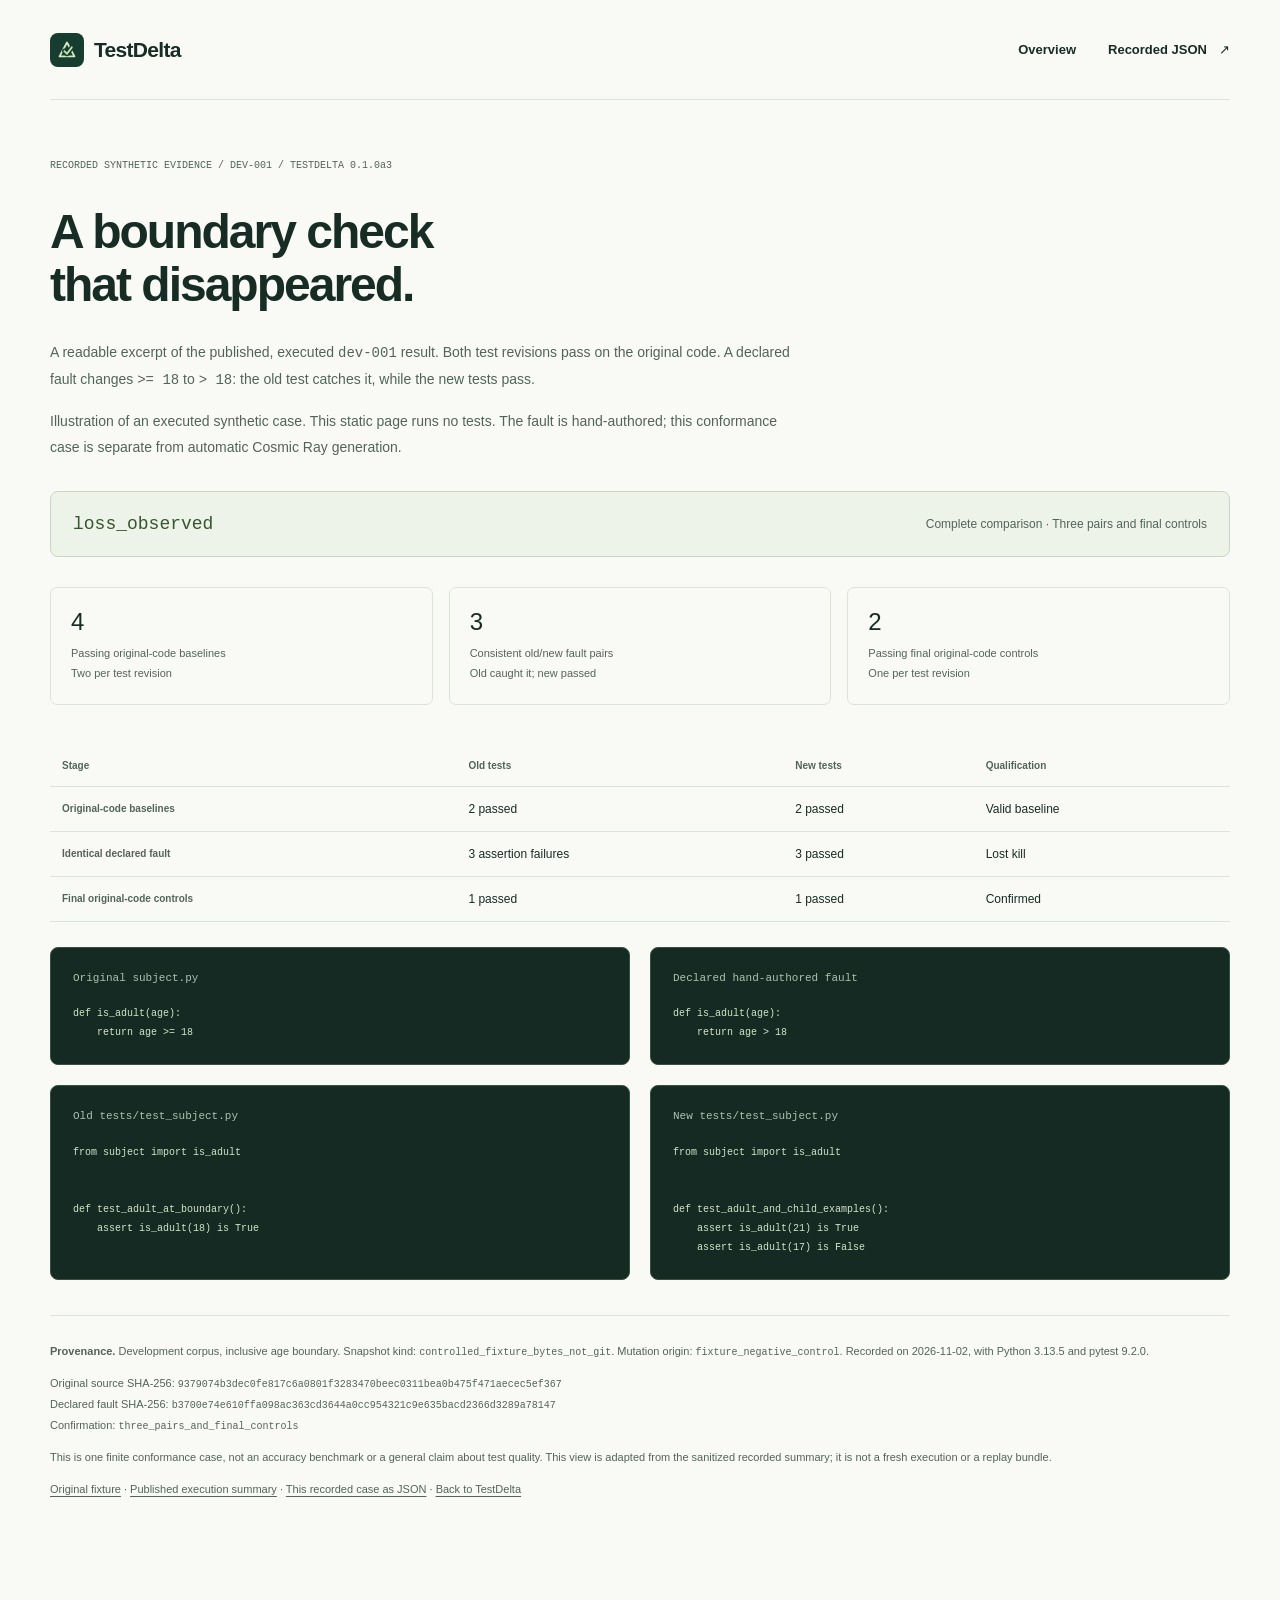
<file: site/report.html>
<!doctype html>
<html lang="en">
<head>
  <meta charset="utf-8">
  <meta name="viewport" content="width=device-width, initial-scale=1">
  <meta name="theme-color" content="#173c30">
  <meta name="robots" content="noindex">
  <meta name="description" content="Read the actual recorded dev-001 synthetic test comparison: passing baselines, three paired fault checks, and passing final controls.">
  <title>Recorded dev-001 evidence — TestDelta</title>
  <link rel="icon" href="assets/icon.svg" type="image/svg+xml">
  <link rel="stylesheet" href="styles.css">
</head>
<body>
  <a class="skip-link" href="#main">Skip to content</a>
  <header class="site-header wrap"><a class="brand" href="./"><img src="assets/icon.svg" alt="" width="34" height="34"><span>TestDelta</span></a><nav aria-label="Evidence navigation"><a href="./">Overview</a><a class="nav-repo" href="recorded-case.json">Recorded JSON <span aria-hidden="true">↗</span></a></nav></header>
  <main class="report-main wrap" id="main">
    <p class="report-topline">RECORDED SYNTHETIC EVIDENCE / DEV-001 / TESTDELTA 0.1.0a3</p>
    <h1>A boundary check<br>that disappeared.</h1>
    <p class="report-description">A readable excerpt of the published, executed <code>dev-001</code> result. Both test revisions pass on the original code. A declared fault changes <code>&gt;= 18</code> to <code>&gt; 18</code>: the old test catches it, while the new tests pass.</p>
    <p class="report-description">Illustration of an executed synthetic case. This static page runs no tests. The fault is hand-authored; this conformance case is separate from automatic Cosmic Ray generation.</p>
    <div class="report-verdict"><code>loss_observed</code><span>Complete comparison · Three pairs and final controls</span></div>
    <div class="report-metrics"><div><strong>4</strong><span>Passing original-code baselines<br>Two per test revision</span></div><div><strong>3</strong><span>Consistent old/new fault pairs<br>Old caught it; new passed</span></div><div><strong>2</strong><span>Passing final original-code controls<br>One per test revision</span></div></div>
    <table class="report-table"><caption class="visually-hidden">Recorded execution outcomes for dev-001</caption><thead><tr><th scope="col">Stage</th><th scope="col">Old tests</th><th scope="col">New tests</th><th scope="col">Qualification</th></tr></thead><tbody><tr><th scope="row">Original-code baselines</th><td>2 passed</td><td>2 passed</td><td>Valid baseline</td></tr><tr><th scope="row">Identical declared fault</th><td>3 assertion failures</td><td>3 passed</td><td>Lost kill</td></tr><tr><th scope="row">Final original-code controls</th><td>1 passed</td><td>1 passed</td><td>Confirmed</td></tr></tbody></table>
    <div class="report-code-grid"><section class="report-code-block"><h2>Original subject.py</h2><pre tabindex="0"><code>def is_adult(age):
    return age &gt;= 18
</code></pre></section>
<section class="report-code-block"><h2>Declared hand-authored fault</h2><pre tabindex="0"><code>def is_adult(age):
    return age &gt; 18
</code></pre></section>
<section class="report-code-block"><h2>Old tests/test_subject.py</h2><pre tabindex="0"><code>from subject import is_adult


def test_adult_at_boundary():
    assert is_adult(18) is True
</code></pre></section>
<section class="report-code-block"><h2>New tests/test_subject.py</h2><pre tabindex="0"><code>from subject import is_adult


def test_adult_and_child_examples():
    assert is_adult(21) is True
    assert is_adult(17) is False
</code></pre></section></div>
    <div class="report-provenance"><p><strong>Provenance.</strong> Development corpus, inclusive age boundary. Snapshot kind: <code>controlled_fixture_bytes_not_git</code>. Mutation origin: <code>fixture_negative_control</code>. Recorded on 2026-11-02, with Python 3.13.5 and pytest 9.2.0.</p><p>Original source SHA-256: <code>9379074b3dec0fe817c6a0801f3283470beec0311bea0b475f471aecec5ef367</code><br>Declared fault SHA-256: <code>b3700e74e610ffa098ac363cd3644a0cc954321c9e635bacd2366d3289a78147</code><br>Confirmation: <code>three_pairs_and_final_controls</code></p><p>This is one finite conformance case, not an accuracy benchmark or a general claim about test quality. This view is adapted from the sanitized recorded summary; it is not a fresh execution or a replay bundle.</p><p><a href="https://github.com/hyscodebase/testdelta/blob/dae67c6d6b44bc4d3ceda51b4188c6ad8801efee/corpus/development.json">Original fixture</a> · <a href="https://github.com/hyscodebase/testdelta/blob/dae67c6d6b44bc4d3ceda51b4188c6ad8801efee/evidence/corpus/development.json">Published execution summary</a> · <a href="recorded-case.json">This recorded case as JSON</a> · <a href="./">Back to TestDelta</a></p></div>
  </main>
</body>
</html>
</file>
<file: site/styles.css>
@charset "UTF-8";

:root{color-scheme:light;--paper:#f9faf6;--ink:#172c24;--muted:#52645a;--green:#245940;--mint:#bce5a3;--line:#dce3d9;--dark:#142a22;--dark-line:#355044;--warm:#e5bc78;--mono:"SFMono-Regular",Consolas,"Liberation Mono",monospace;--ease-out:cubic-bezier(.23,1,.32,1)}
*{box-sizing:border-box}
html{scroll-behavior:smooth;scroll-padding-top:32px}
body{margin:0;background:var(--paper);color:var(--ink);font-family:Inter,-apple-system,BlinkMacSystemFont,"Segoe UI",sans-serif;-webkit-font-smoothing:antialiased}
button,a{-webkit-tap-highlight-color:transparent}
button{font:inherit}
a{color:inherit;text-decoration:none}
button:focus-visible,a:focus-visible,pre:focus-visible,summary:focus-visible{outline:3px solid #4d855d;outline-offset:5px}
button{cursor:pointer}
button[hidden],[hidden]{display:none!important}
img{display:block;max-width:100%}
pre{margin:0;font-family:var(--mono);tab-size:2}
code{font-family:var(--mono)}
strong{font-weight:620}
::selection{background:#cae9bd;color:#142a22}
.wrap{width:min(1180px,calc(100% - 80px));margin-inline:auto}
.visually-hidden{position:absolute;width:1px;height:1px;padding:0;margin:-1px;overflow:hidden;clip:rect(0,0,0,0);white-space:nowrap;border:0}
.skip-link{position:fixed;left:20px;top:14px;z-index:10;padding:12px 20px;background:var(--ink);color:white;border-radius:8px;transform:translateY(-160%)}
.skip-link:focus{transform:translateY(0)}
.site-header{height:100px;display:flex;align-items:center;justify-content:space-between;border-bottom:1px solid var(--line)}
.brand{display:inline-flex;align-items:center;gap:10px;font-size:21px;font-weight:650;letter-spacing:-.7px}
.site-header nav{display:flex;align-items:center;gap:32px;font-size:13px;font-weight:550}
.site-header nav a{padding:12px 0}
.site-header nav a:hover,.text-link:hover,.site-footer a:hover{text-decoration:underline;text-underline-offset:5px}
.nav-repo{display:flex;gap:12px;align-items:center}
.hero{display:grid;grid-template-columns:.97fr 1.03fr;gap:74px;align-items:center;padding-top:80px;padding-bottom:82px}
.eyebrow{display:flex;align-items:center;gap:8px;margin:0 0 23px;color:var(--green);font-family:var(--mono);font-size:10px;line-height:1.6;font-weight:600;letter-spacing:1.4px;text-transform:uppercase}
.status-dot{width:6px;height:6px;border-radius:50%;background:#508347}
.eyebrow-divider{margin-inline:5px;color:#869284}
h1,h2,h3,p{margin-top:0}
h1{margin-bottom:27px;font-size:clamp(52px,5.25vw,72px);line-height:1.025;letter-spacing:-4px;font-weight:640}
.hero-question{display:block;margin-top:17px;color:#56715e;font-size:.65em;line-height:1.12;letter-spacing:-2.3px;font-weight:500}
.hero-description{max-width:430px;margin-bottom:30px;color:var(--muted);font-size:15px;line-height:1.8}
.hero-description strong{color:var(--ink)}
.hero-actions{display:flex;align-items:center;gap:23px;flex-wrap:wrap}
.button{display:inline-flex;align-items:center;justify-content:center;gap:21px;min-height:48px;padding:13px 19px;border:1px solid transparent;border-radius:7px;font-size:12px;font-weight:600;line-height:1.4;transition:transform 140ms var(--ease-out),opacity 140ms ease}
.button-primary{background:var(--green);color:#fff;box-shadow:0 1px 2px #172c2412}
.button:active{transform:scale(.97)}
.text-link{display:inline-flex;align-items:center;gap:12px;font-size:12px;font-weight:600;line-height:1.5}
.hero-footnote{margin-top:20px;margin-bottom:0;color:#6c786e;font-family:var(--mono);font-size:9px;line-height:1.6}
.hero-footnote span{margin-inline:8px}
.example{border:1px solid #284035;background:var(--dark);color:#e4ede5;border-radius:11px;box-shadow:0 20px 70px -35px #153b2870;overflow:hidden}
.example-titlebar{display:flex;align-items:center;gap:9px;padding:18px 19px;border-bottom:1px solid var(--dark-line);font-size:10px;font-weight:500;letter-spacing:.1px}
.file-mark{color:#aac2ac;font-size:16px}
.case-label{margin-left:auto;color:#b5c7b9;font-family:var(--mono);font-size:9px}
.source-heading{display:flex;align-items:center;justify-content:space-between;min-height:61px;padding:12px 19px;color:#a4b9a9;font-family:var(--mono);font-size:9px}
.source-toggle{display:flex;gap:2px;padding:3px;border:1px solid #42604b;border-radius:6px}
.source-toggle button{padding:5px 9px;border:0;border-radius:3px;background:transparent;color:#b6cbb9;font-family:inherit;font-size:8px;font-weight:500;line-height:1.3}
.source-toggle button[aria-pressed=true]{background:#d7e8cd;color:#173625}
.source-code{padding:2px 20px 14px;overflow-x:auto;font-size:12px;line-height:2.15}
.line-number{display:inline-block;width:24px;color:#668270;user-select:none}
.syntax-keyword{color:#b3c5e6}
.syntax-function{color:#d2e7b9}
.syntax-number{color:#e5c994}
.changed-token{display:inline-block;min-width:15px;padding-inline:3px;background:#6a5739;color:#ffdf9e;text-align:center;line-height:1.6;border-radius:3px}
.changed-token.original{background:#35573f;color:#dcf1cc}
.fault-explanation{display:flex;gap:8px;padding:4px 19px 20px;color:#c7b68d;font-family:var(--mono);font-size:8px;line-height:1.7}
.small-arrow{font-size:13px;line-height:1}
.test-comparison{display:grid;grid-template-columns:.9fr 1.1fr;border-top:1px solid var(--dark-line);border-bottom:1px solid var(--dark-line)}
.test-revision{min-width:0;padding:20px 18px 18px}
.test-revision+.test-revision{border-left:1px solid var(--dark-line)}
.code-label{margin:0 0 14px;color:#a8bfad;font-family:var(--mono);font-size:8px;font-weight:500;letter-spacing:1.3px;text-transform:uppercase}
.test-revision pre{min-height:45px;overflow-x:auto;font-size:8px;line-height:1.95;white-space:pre}
.test-status{display:flex;align-items:center;gap:5px;margin:15px 0 0;font-size:8px;font-weight:500;line-height:1.5}
.test-status span{font-size:12px;line-height:1}
.caught{color:#f2c58c}
.missed,.passed{color:#bedca7}
.recorded-result{display:flex;align-items:center;gap:10px;padding:20px 19px 16px}
.result-marker{height:27px;width:3px;background:#d7b779;border-radius:2px}
.recorded-result strong{display:block;color:#edd29e;font-family:var(--mono);font-size:11px;font-weight:500}
.recorded-result div>span{display:block;margin-top:6px;color:#a9c0ad;font-size:8px;line-height:1.5}
.recorded-result>a{margin-left:auto;align-self:stretch;display:grid;place-items:center;width:26px;border:1px solid #526a54;border-radius:5px;color:#c1d5b8;font-size:14px}
.illustration-note{margin:0;padding:0 19px 20px;color:#a6bcaa;font-size:8px;line-height:1.8}
.illustration-note a{color:#dce9d5;text-decoration:underline;text-underline-offset:3px}
.principles{display:flex;justify-content:space-between;gap:22px;padding-top:24px;padding-bottom:24px;border-top:1px solid var(--line);border-bottom:1px solid var(--line)}
.principles p{display:flex;align-items:center;gap:12px;margin:0;color:#4d6154;font-size:11px;font-weight:500;line-height:1.6}
.principles span{color:#85947e;font-family:var(--mono);font-size:9px}
.section{padding-block:104px}
.section-heading{display:flex;justify-content:space-between;gap:70px;align-items:flex-end;margin-bottom:48px}
.section-heading .eyebrow{margin-bottom:16px}
h2{margin-bottom:0;font-size:clamp(30px,3.1vw,43px);font-weight:550;line-height:1.14;letter-spacing:-1.8px}
.section-heading>p{max-width:350px;margin:0 0 2px;color:var(--muted);font-size:13px;line-height:1.8}
.steps{display:grid;grid-template-columns:repeat(3,minmax(0,1fr));gap:42px}
.step{padding-top:25px;border-top:1px solid #bfcdbb}
.step-number{color:#70866c;font-family:var(--mono);font-size:10px}
h3{font-size:16px;font-weight:600;line-height:1.5;letter-spacing:-.35px}
.step h3{margin-top:27px;margin-bottom:12px}
.step p{max-width:310px;margin-bottom:0;color:var(--muted);font-size:12px;line-height:1.85}
.evidence-section{padding-top:0}
.evidence-grid{display:grid;grid-template-columns:1fr 1fr;gap:22px}
.evidence-card{padding:30px;border:1px solid #d7e0d1;border-radius:10px;background:#f0f4eb}
.compatibility-card{background:#f8f6ef;border-color:#e4dfd0}
.card-topline{display:flex;justify-content:space-between;align-items:center;gap:10px}
.pill{padding:5px 7px;border:1px solid #c4d1bd;border-radius:4px;color:#4d6546;font-family:var(--mono);font-size:8px;font-weight:500;line-height:1.4}
.compatibility-card .pill{border-color:#d7ceb9;color:#6d5e3e}
.card-glyph{color:#7d8d77;font-size:19px}
.evidence-number{display:flex;align-items:baseline;gap:14px;margin-top:28px;margin-bottom:14px;font-size:70px;line-height:1;letter-spacing:-4px;font-weight:500;font-variant-numeric:tabular-nums}
.evidence-number>span{color:#607156;font-size:13px;font-weight:450;letter-spacing:0}
.evidence-card h3{margin-bottom:10px;font-size:20px;letter-spacing:-.6px}
.evidence-card>p:not(.evidence-number):not(.card-boundary){min-height:70px;margin-bottom:23px;color:var(--muted);font-size:12px;line-height:1.85}
.outcome-bar{display:flex;gap:3px;height:6px;margin-top:2px;overflow:hidden;border-radius:4px}
.outcome-bar span{display:block}
.bar-loss{width:34%;background:#56714b}
.bar-no-loss{width:34%;background:#b7cca3}
.bar-invalid{width:32%;background:#d9c797}
.outcome-legend{display:flex;flex-wrap:wrap;gap:18px;margin:12px 0 0;padding:0;list-style:none;color:#61705b;font-size:8px;line-height:1.5}
.outcome-legend li{display:flex;align-items:center;gap:5px}
.outcome-legend strong{color:#2d442c;font-weight:600}
.legend-dot{width:5px;height:5px;border-radius:50%}
.loss-dot{background:#56714b}.no-loss-dot{background:#b7cca3}.invalid-dot{background:#baa46e}
.compatibility-rows{margin-top:-3px}
.compatibility-rows>div{display:flex;align-items:center;justify-content:space-between;gap:10px;padding:9px 0;border-top:1px solid #e2dccd;color:#665e4b;font-size:10px}
.compatibility-rows>div:last-child{padding-bottom:0}
.inconclusive-label{padding:3px 5px;background:#ece4cf;border-radius:3px;color:#786744;font-family:var(--mono);font-size:8px}
.card-boundary{margin-top:22px;margin-bottom:22px;color:#6b7762;font-size:9px;line-height:1.7}
.compatibility-card .card-boundary{margin-top:18px;color:#7b715c}
.evidence-card .text-link{font-size:11px}
.evidence-aside{margin:20px 0 0;color:#687761;font-size:10px;line-height:1.9}
.evidence-aside a{white-space:nowrap;text-decoration:underline;text-underline-offset:3px}
.install-section{padding-block:78px;background:#173c30;color:#e9f0e4}
.install-layout{display:grid;grid-template-columns:.86fr 1.14fr;gap:84px;align-items:start}
.install-intro{padding-top:12px}
.install-intro .eyebrow{color:#bfd4b0}
.install-intro h2{font-size:42px;line-height:1.12;letter-spacing:-1.8px}
.install-intro>p:not(.eyebrow):not(.install-note){max-width:330px;margin-top:23px;margin-bottom:29px;color:#b4cabb;font-size:13px;line-height:1.9}
.manifest-example{padding:18px;border:1px solid #4a6854;border-radius:6px;background:#15372c}
.manifest-example .code-label{margin-bottom:13px;color:#9ebca6}
.manifest-example pre{overflow-x:auto;color:#d8e9ce;font-size:10px;line-height:1.9}
.install-note{margin:17px 0 23px;color:#b0c7b7;font-size:10px;line-height:1.8}
.install-note strong{color:#e2edda}
.install-intro>.text-link{font-size:11px;color:#dcebcf}
.installation-code{min-width:0;overflow:hidden;border:1px solid #4b6853;border-radius:9px;background:#112e24}
.install-tabs{display:flex;gap:21px;padding:0 18px;border-bottom:1px solid #3c5947}
.install-tabs button{position:relative;min-height:46px;padding:13px 0;border:0;background:none;color:#9fb6a6;font-size:10px;font-weight:500}
.install-tabs button[aria-selected=true]{color:#def0d0}
.install-tabs button[aria-selected=true]::after{position:absolute;content:"";height:2px;bottom:-1px;left:0;right:0;background:#c0dda5}
.snippet-heading{display:flex;align-items:center;justify-content:space-between;gap:15px;padding:16px 18px;color:#adc2ae;font-family:var(--mono);font-size:8px;line-height:1.5}
.copy-button{min-width:94px;min-height:29px;padding:5px 8px;border:1px solid #526e54;border-radius:4px;background:#244735;color:#d5e7c8;font-family:inherit;font-size:8px;font-weight:500}
.copy-button:active{transform:scale(.97)}
.workflow-code,.local-code{overflow:auto;max-height:440px;padding:4px 19px 19px;color:#d4e7c8;font-size:9px;line-height:1.9;scrollbar-width:thin;scrollbar-color:#70866b #193b2b}
.snippet-footnote{display:flex;align-items:center;gap:7px;margin:0;padding:13px 18px;border-top:1px solid #355240;color:#99b69e;font-size:8px;line-height:1.6}
.pin-symbol{font-size:15px;line-height:1}
.local-code{min-height:151px;font-size:10px;line-height:2.2}
.local-explanation{padding:20px;border-top:1px solid #355240;color:#b0c8b5;font-size:11px;line-height:1.9}
.local-explanation p:last-child{margin-bottom:0}
.local-explanation code{font-size:10px;color:#d7e9c9;overflow-wrap:anywhere}
.scope-section{display:grid;grid-template-columns:1fr 1fr;gap:80px;padding-block:87px;border-bottom:1px solid var(--line)}
.scope-section .eyebrow{margin-bottom:17px}
.scope-section h2{max-width:370px;font-size:34px;letter-spacing:-1.4px}
.scope-list{margin:0}
.scope-list>div{display:grid;grid-template-columns:120px 1fr;gap:25px;padding-block:18px;border-bottom:1px solid var(--line)}
.scope-list>div:first-child{padding-top:0}
.scope-list>div:last-child{padding-bottom:0;border-bottom:0}
.scope-list dt{font-size:11px;font-weight:600;line-height:1.7}
.scope-list dd{margin:0;color:var(--muted);font-size:11px;line-height:1.9}
.closing{text-align:center;padding-block:86px 90px}
.closing>img{margin:0 auto 26px}
.closing h2{font-size:40px;line-height:1.13;letter-spacing:-1.8px}
.closing>p{margin-top:19px;margin-bottom:25px;color:var(--muted);font-size:12px;line-height:1.8}
.closing-actions{display:flex;align-items:center;justify-content:center;gap:23px}
.site-footer{display:flex;justify-content:space-between;align-items:center;gap:20px;min-height:95px;border-top:1px solid var(--line)}
.site-footer .brand{gap:7px;font-size:15px;letter-spacing:-.6px}
.site-footer>p{margin:0;color:#798474;font-family:var(--mono);font-size:8px;line-height:1.7}
.site-footer>div{display:flex;gap:20px;color:#66735f;font-size:10px}
.report-main{padding-block:60px 90px}
.report-topline{margin-bottom:35px;color:var(--muted);font-family:var(--mono);font-size:10px}
.report-main h1{font-size:48px;line-height:1.1;letter-spacing:-2px}
.report-description{max-width:740px;color:var(--muted);font-size:14px;line-height:1.9}
.report-verdict{display:flex;align-items:center;justify-content:space-between;gap:20px;margin:30px 0;padding:22px;border:1px solid #c9d7c1;border-radius:8px;background:#edf3e8}
.report-verdict code{font-size:18px;color:#37552e}
.report-verdict span{font-size:12px;color:var(--muted)}
.report-metrics{display:grid;grid-template-columns:repeat(3,1fr);gap:16px;margin-bottom:40px}
.report-metrics>div{padding:20px;border:1px solid var(--line);border-radius:7px}
.report-metrics strong{display:block;font-size:24px;font-weight:500}
.report-metrics span{display:block;margin-top:8px;color:var(--muted);font-size:11px;line-height:1.8}
.report-code-grid{display:grid;grid-template-columns:1fr 1fr;gap:20px;margin-block:25px}
.report-code-block{min-width:0;padding:22px;border:1px solid #35523f;border-radius:8px;background:var(--dark);color:#d2e6c8}
.report-code-block h2{margin-bottom:17px;font-family:var(--mono);font-size:11px;letter-spacing:0;line-height:1.6;font-weight:400;color:#adc3ac}
.report-code-block pre{overflow-x:auto;font-size:10px;line-height:1.9}
.report-table{width:100%;border-collapse:collapse;margin-block:25px;font-size:12px;text-align:left}
.report-table th,.report-table td{padding:15px 12px;border-bottom:1px solid var(--line)}
.report-table th{font-size:10px;font-weight:600;color:var(--muted)}
.report-provenance{margin-top:35px;padding-top:25px;border-top:1px solid var(--line);color:var(--muted);font-size:11px;line-height:1.9}
.report-provenance code{font-size:10px;overflow-wrap:anywhere}
.report-provenance a{text-decoration:underline;text-underline-offset:3px}
@media(hover:hover) and (pointer:fine){.button:hover{opacity:.92;transform:translateY(-1px)}.button:active{transform:scale(.97)}.copy-button:hover{background:#31583f}.source-toggle button[aria-pressed=false]:hover{background:#2f4b37}.recorded-result>a:hover{background:#2f4b37}}
@media(min-width:1450px){.hero{gap:98px}}
@media(max-width:1100px){.wrap{width:calc(100% - 56px)}.hero{gap:38px;padding-top:60px}h1{font-size:58px;letter-spacing:-3.5px}.hero-question{font-size:.65em}.hero-actions{gap:17px}.button{padding:12px 15px;font-size:11px}.hero-description{font-size:14px}.hero-footnote{font-size:8px}.example-titlebar{padding-inline:15px;font-size:9px}.source-heading{padding-inline:15px}.source-toggle button{font-size:7px;padding-inline:7px}.source-code{padding-inline:15px;font-size:11px}.test-revision{padding-inline:13px}.test-revision pre{font-size:7px}.test-status{font-size:7px}.illustration-note,.recorded-result,.fault-explanation{padding-inline:15px}.section-heading{gap:40px}.steps{gap:27px}.evidence-card{padding:25px}.evidence-card>p:not(.evidence-number):not(.card-boundary){min-height:88px}.install-layout{gap:43px}.install-intro h2{font-size:37px}.scope-section{gap:40px}.scope-list>div{grid-template-columns:100px 1fr;gap:18px}.site-footer>p{max-width:250px}}
@media(max-width:800px){.wrap{width:calc(100% - 44px)}.site-header{height:79px}.site-header nav{gap:22px;font-size:11px}.brand{font-size:19px}.brand img{width:30px;height:30px}.hero{grid-template-columns:1fr;gap:40px;padding-top:48px;padding-bottom:48px}.hero-copy{max-width:590px}.eyebrow{font-size:9px;margin-bottom:20px}h1{font-size:65px;letter-spacing:-3.6px}.hero-question{font-size:.65em;margin-top:14px}.hero-description{max-width:510px;font-size:14px;line-height:1.9}.hero-actions .button{min-height:48px;padding:14px 18px;font-size:12px}.hero-footnote{font-size:8px}.example{width:100%;max-width:590px;margin-inline:auto}.example-titlebar{padding:17px 20px;font-size:11px}.case-label{font-size:9px}.source-heading{padding:16px 20px;font-size:10px}.source-toggle button{font-size:9px;padding:6px 9px}.source-code{padding-inline:20px;font-size:13px}.fault-explanation{padding-inline:20px;font-size:9px}.test-revision{padding:21px 20px}.test-revision pre{font-size:9px}.test-status{font-size:9px}.code-label{font-size:9px}.recorded-result{padding:22px 20px 17px}.recorded-result strong{font-size:12px}.recorded-result div>span{font-size:9px}.illustration-note{padding:0 20px 21px;font-size:9px}.principles{flex-wrap:wrap;justify-content:flex-start;column-gap:30px;row-gap:14px;padding-block:22px}.principles p{font-size:10px}.section{padding-block:65px}.section-heading{align-items:start;gap:25px;margin-bottom:34px}.section-heading>div{flex:1.1}.section-heading>p{flex:.9;font-size:11px;padding-top:30px}h2{font-size:34px;letter-spacing:-1.6px}.steps{gap:23px}.step{padding-top:20px}.step h3{font-size:13px;line-height:1.6;margin-top:22px}.step p{font-size:11px;line-height:1.8}.evidence-section{padding-top:0}.evidence-grid{gap:16px}.evidence-card{padding:22px}.evidence-number{font-size:60px}.evidence-number>span{font-size:11px}.evidence-card h3{font-size:17px}.evidence-card>p:not(.evidence-number):not(.card-boundary){font-size:11px;min-height:101px}.pill{font-size:7px}.card-boundary{font-size:8px}.outcome-legend{gap:9px;font-size:7px}.evidence-aside{font-size:9px}.install-section{padding-block:55px}.install-layout{grid-template-columns:1fr;gap:35px}.install-intro{padding:0}.install-intro h2{font-size:38px}.install-intro>p:not(.eyebrow):not(.install-note){max-width:500px;font-size:13px;margin-block:20px}.manifest-example{max-width:500px}.manifest-example pre{font-size:11px}.install-note{max-width:500px;font-size:10px}.installation-code{width:100%;max-width:590px}.workflow-code{max-height:400px;font-size:10px}.snippet-heading{font-size:9px}.copy-button{font-size:9px}.install-tabs button{font-size:11px}.scope-section{grid-template-columns:1fr;padding-block:55px;gap:30px}.scope-section h2{max-width:none;font-size:31px}.scope-list>div{grid-template-columns:140px 1fr;padding-block:19px}.scope-list dt,.scope-list dd{font-size:11px}.closing{padding-block:62px}.closing h2{font-size:36px}.site-footer{flex-wrap:wrap;justify-content:flex-start;gap:18px 25px;padding-block:24px}.site-footer>p{max-width:none;margin-left:auto}.site-footer>div{width:100%;justify-content:flex-end;font-size:9px}.report-main{padding-top:40px}.report-main h1{font-size:39px}.report-code-grid{gap:14px}.report-code-block{padding:17px}.report-code-block pre{font-size:9px}}
@media(max-width:520px){.wrap{width:calc(100% - 36px)}.site-header{height:72px}.site-header nav{gap:18px}.site-header nav a:first-child{display:none}.brand{font-size:18px}.brand img{width:29px;height:29px}.hero{padding-top:38px;gap:34px}.eyebrow{font-size:8px;letter-spacing:1.2px}h1{font-size:60px;letter-spacing:-3.4px;line-height:1.02}.hero-question{font-size:.60em;letter-spacing:-1.9px;line-height:1.15}.hero-description{font-size:13px;line-height:1.9;margin-bottom:25px}.hero-actions{gap:18px}.hero-actions .button{width:100%;justify-content:space-between;padding:15px 17px}.hero-actions .text-link{font-size:11px}.hero-footnote{font-size:7px;letter-spacing:-.1px;line-height:1.8}.hero-footnote span{margin-inline:5px}.example-titlebar{padding:15px 14px;font-size:9px}.case-label{font-size:8px}.source-heading{padding:13px 14px;font-size:8px;min-height:58px}.source-toggle button{font-size:7px;padding:5px 7px}.source-code{padding-inline:14px;font-size:11px;line-height:2.15}.line-number{width:20px}.fault-explanation{padding:3px 14px 18px;font-size:7px}.test-revision{padding:18px 12px}.test-revision pre{min-height:40px;font-size:6.6px;line-height:2.05}.test-status{font-size:7px;gap:4px;margin-top:12px}.test-status span{font-size:10px}.code-label{font-size:7px;letter-spacing:1px;margin-bottom:12px}.recorded-result{padding:18px 14px 14px}.recorded-result strong{font-size:10px}.recorded-result div>span{font-size:7px}.illustration-note{padding:0 14px 18px;font-size:7px;line-height:1.9}.principles{display:grid;gap:12px;padding-block:21px}.principles p{font-size:10px;gap:11px}.principles span{font-size:8px}.section{padding-block:52px}.section-heading{display:block;margin-bottom:29px}.section-heading .eyebrow{margin-bottom:14px}h2{font-size:32px;letter-spacing:-1.5px}.section-heading>p{max-width:340px;margin-top:18px;padding-top:0;font-size:12px;line-height:1.85}.steps{grid-template-columns:1fr;gap:28px}.step{position:relative;padding:20px 0 0 37px}.step-number{position:absolute;left:0;top:25px;font-size:8px}.step h3{margin-top:0;margin-bottom:9px;font-size:15px}.step p{font-size:12px;max-width:340px}.evidence-section{padding-top:0}.evidence-grid{grid-template-columns:1fr;gap:17px}.evidence-card{padding:25px}.evidence-number{font-size:67px;margin-top:28px}.evidence-number>span{font-size:12px}.evidence-card h3{font-size:19px}.evidence-card>p:not(.evidence-number):not(.card-boundary){min-height:0;font-size:12px;line-height:1.9;margin-bottom:25px}.pill{font-size:8px}.outcome-legend{gap:14px;font-size:8px}.card-boundary,.compatibility-card .card-boundary{margin-top:20px;font-size:9px}.compatibility-rows>div{font-size:11px}.inconclusive-label{font-size:8px}.evidence-aside{font-size:9px;line-height:1.9}.evidence-aside a{white-space:normal}.install-section{padding-block:46px}.install-intro h2{font-size:35px;letter-spacing:-1.5px}.install-intro>p:not(.eyebrow):not(.install-note){font-size:12px}.manifest-example{padding:15px}.manifest-example .code-label{font-size:8px}.manifest-example pre{font-size:9px}.install-note{font-size:10px}.installation-code{border-radius:7px}.install-tabs{gap:23px;padding-inline:15px}.install-tabs button{font-size:10px}.snippet-heading{padding:15px 14px;gap:8px;font-size:6.8px}.copy-button{min-width:79px;min-height:29px;font-size:7px}.workflow-code,.local-code{padding-inline:14px;font-size:8px}.workflow-code{max-height:382px;line-height:2}.snippet-footnote{padding-inline:14px;font-size:7px}.local-code{min-height:128px;font-size:9px}.local-explanation{padding:17px;font-size:10px}.scope-section{padding-block:46px;gap:25px}.scope-section h2{font-size:29px}.scope-list>div{grid-template-columns:105px 1fr;gap:15px}.scope-list dt,.scope-list dd{font-size:10px;line-height:1.9}.closing{padding-block:52px}.closing h2{font-size:34px;letter-spacing:-1.6px}.closing>p{font-size:10px;margin-bottom:22px}.closing-actions{flex-direction:column;gap:20px}.closing-actions .button{font-size:12px;padding:14px 20px}.closing-actions .text-link{font-size:11px}.site-footer{gap:19px}.site-footer>p{margin:0;font-size:7px;width:100%}.site-footer>div{justify-content:flex-start;gap:22px}.report-main h1{font-size:34px;letter-spacing:-1.5px}.report-description{font-size:12px}.report-verdict{align-items:start;flex-direction:column;padding:18px;gap:12px}.report-verdict code{font-size:16px}.report-verdict span{font-size:11px}.report-metrics{grid-template-columns:1fr;gap:10px}.report-metrics>div{display:flex;align-items:center;gap:20px;padding:17px}.report-metrics strong{font-size:22px;min-width:24px}.report-metrics span{margin:0;font-size:10px}.report-code-grid{grid-template-columns:1fr;gap:14px}.report-code-block pre{font-size:9px}.report-table{font-size:9px}.report-table th,.report-table td{padding:12px 6px}.report-table th{font-size:8px}.report-provenance{font-size:10px}.report-provenance code{font-size:8px}}
@media(prefers-reduced-motion:reduce){html{scroll-behavior:auto}.button{transition:none}.button:active,.button:hover{transform:none}}
@media(max-width:520px){.test-comparison{grid-template-columns:1fr}.test-revision{padding:16px 14px}.test-revision+.test-revision{border-left:0;border-top:1px solid var(--dark-line)}.test-revision pre{min-height:0;font-size:10px;line-height:1.9}.test-status{font-size:9px;margin-top:11px}.test-status span{font-size:12px}.test-revision .code-label{font-size:8px;margin-bottom:10px}}
.source-toggle button{min-height:28px}
.site-footer>div a{padding-block:8px}
</file>
